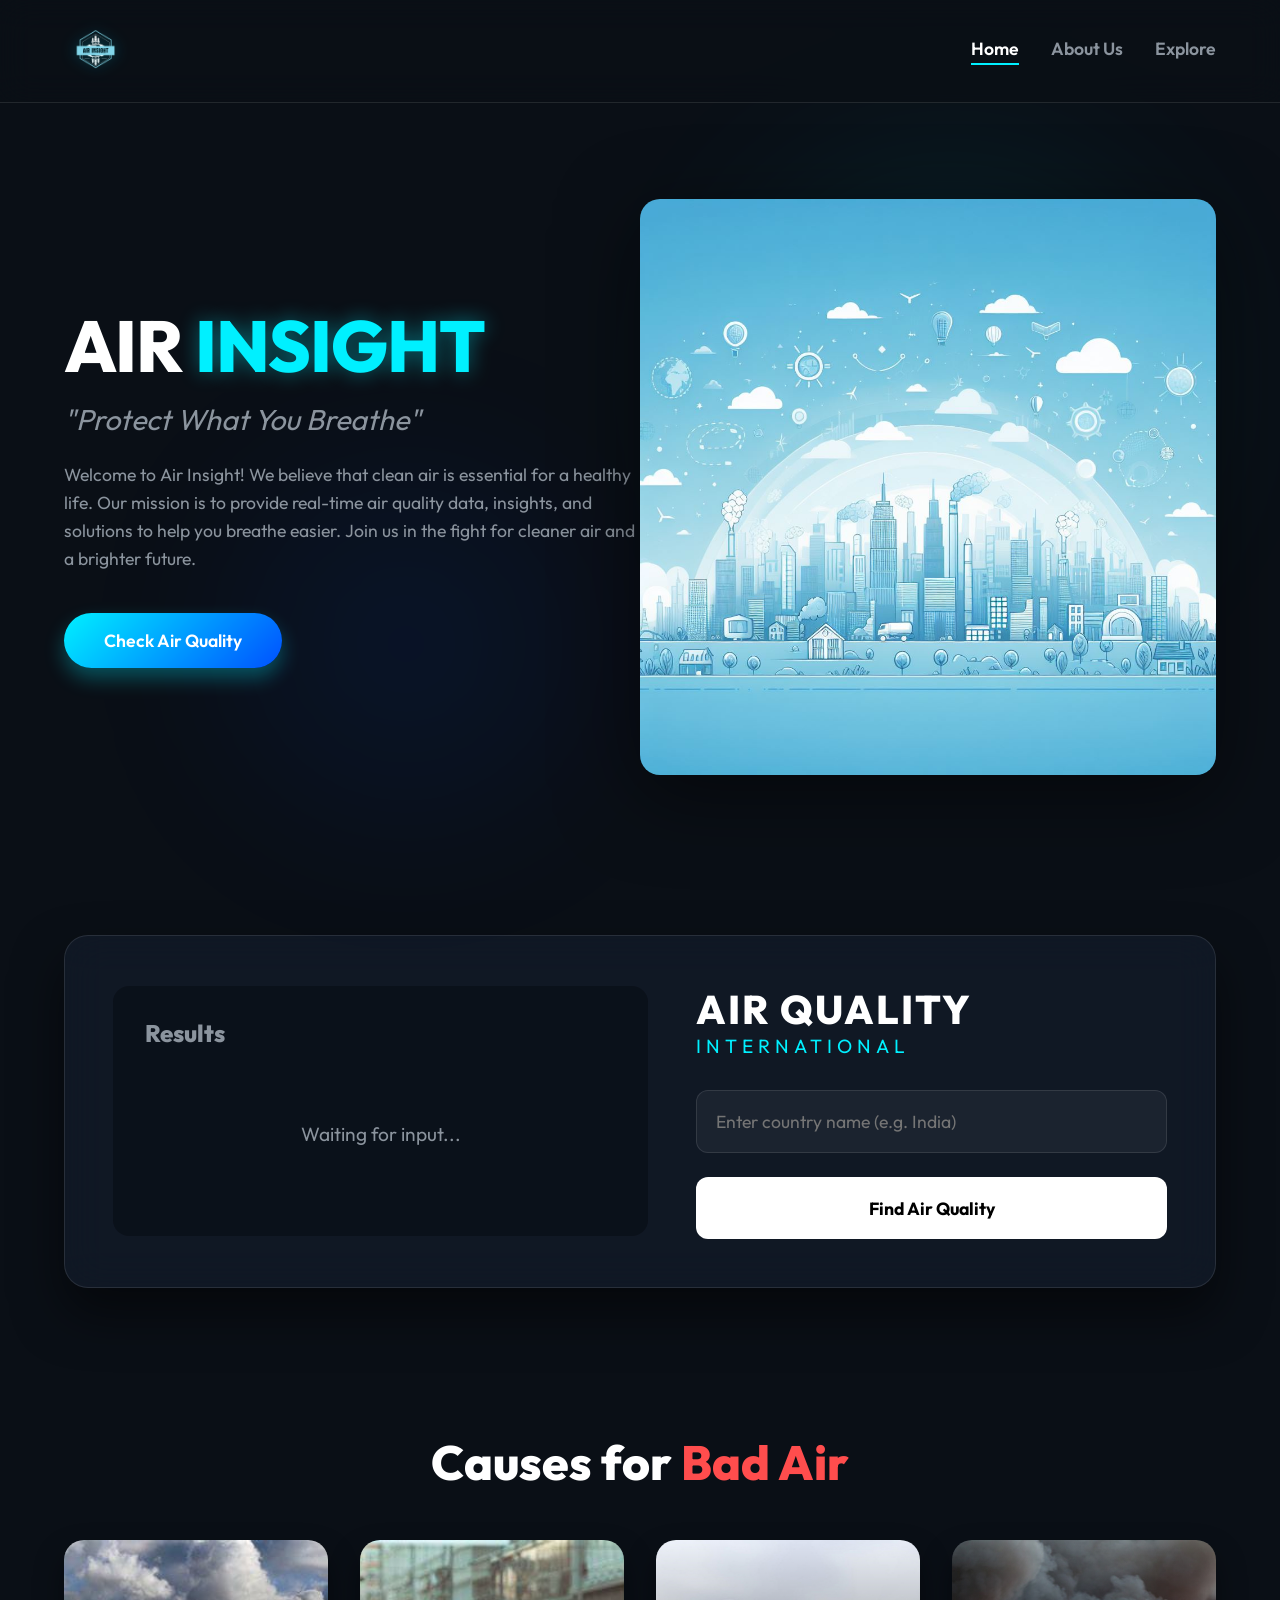
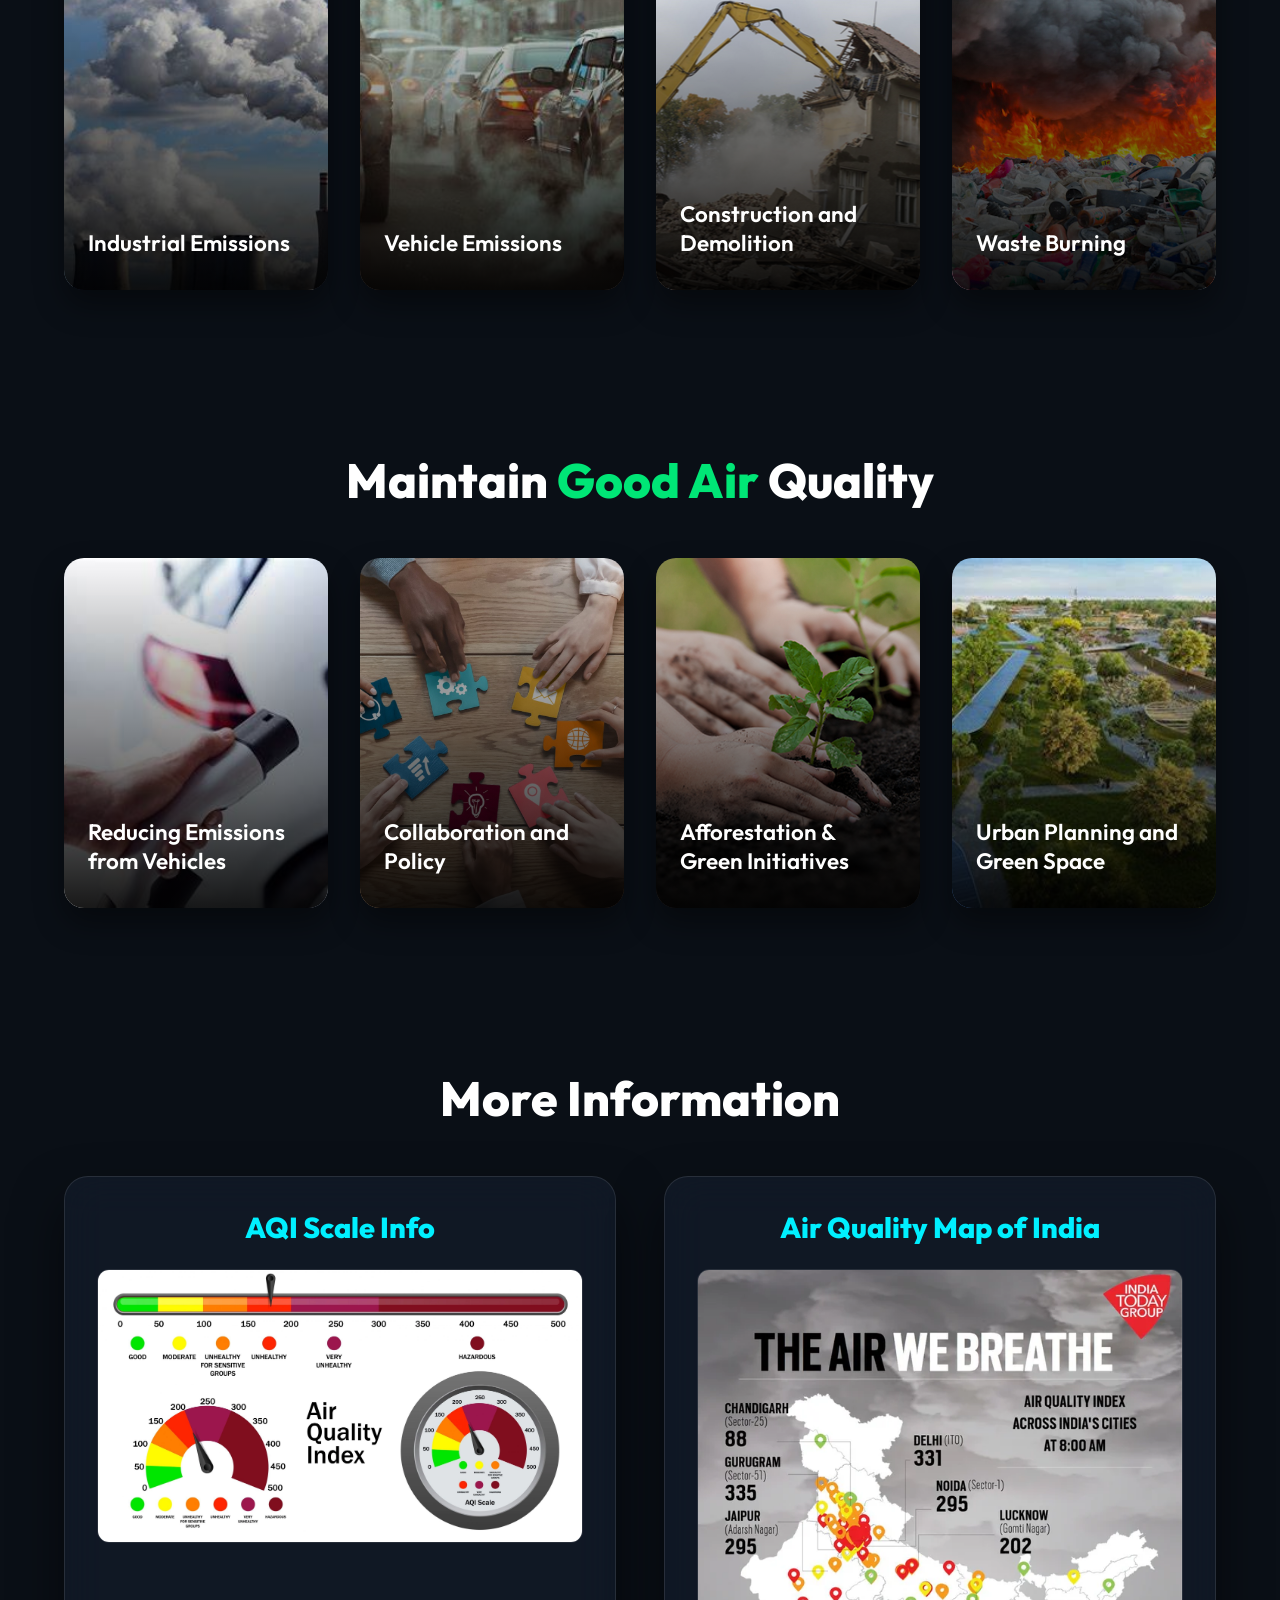
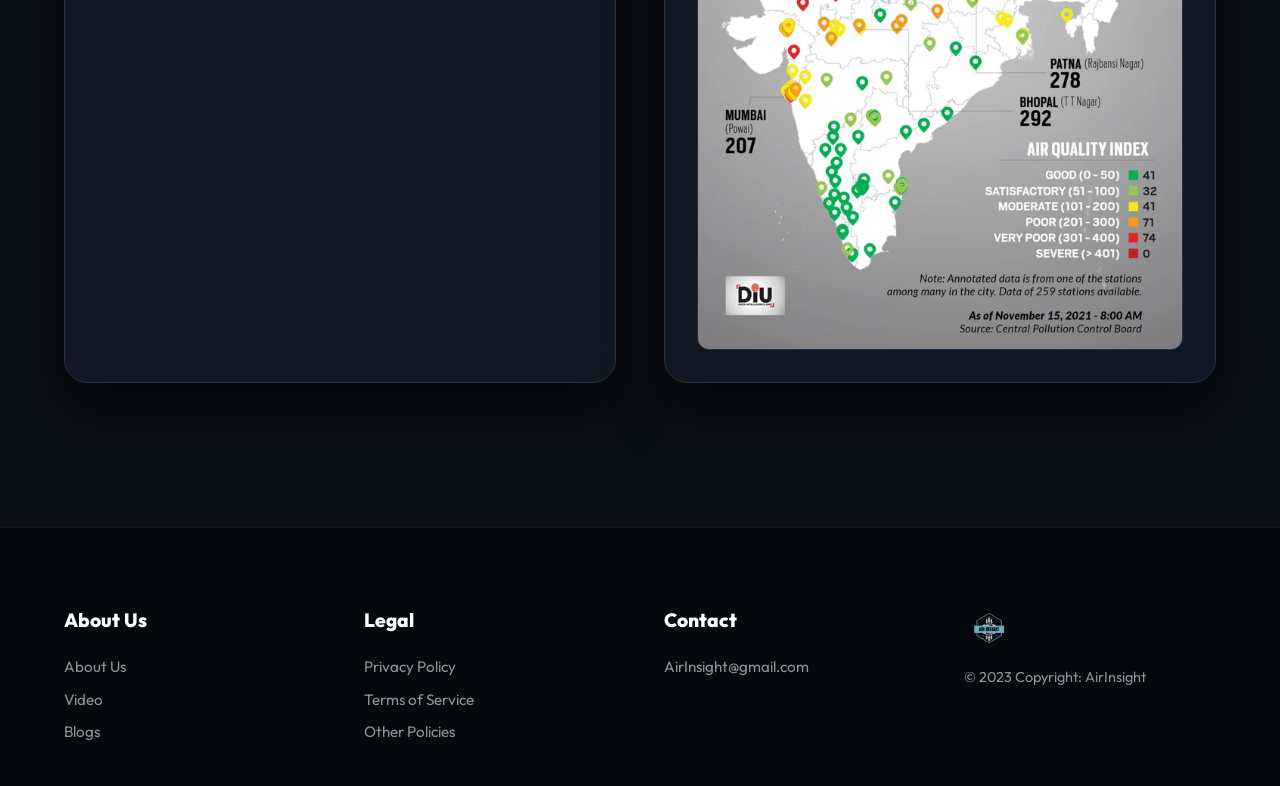
<file: index.html>
<!DOCTYPE html>
<html lang="en">
<head>
    <meta charset="UTF-8">
    <meta name="viewport" content="width=device-width, initial-scale=1.0">
    <title>Air Insight - Next Level</title>
    <!-- Modern Font -->
    <link rel="preconnect" href="https://fonts.googleapis.com">
    <link rel="preconnect" href="https://fonts.gstatic.com" crossorigin>
    <link href="https://fonts.googleapis.com/css2?family=Outfit:wght@300;400;600;800&display=swap" rel="stylesheet">
    <link href="home.css" rel="stylesheet">
    <link rel="icon" type="image/png" href="Screenshot_2024-03-29_234149-removebg-preview.png">
</head>
<body>
    <!-- Navbar -->
    <nav class="navbar">
        <a href="index.html" class="logo">
            <img src="Screenshot_2024-03-29_234149-removebg-preview.png" alt="Air Insight Logo">
        </a>
        <div class="nav-links">
            <a href="index.html" class="active">Home</a>
            <a href="about.html">About Us</a>
            <a href="explore.html">Explore</a>
        </div>
    </nav>

    <!-- Hero Section -->
    <section class="hero">
        <div class="hero-content">
            <h1>AIR <span class="highlight">INSIGHT</span></h1>
            <h2>"Protect What You Breathe"</h2>
            <p>Welcome to Air Insight! We believe that clean air is essential for a healthy life. Our mission is to provide real-time air quality data, insights, and solutions to help you breathe easier. Join us in the fight for cleaner air and a brighter future.</p>
            <a href="#aqi-search" class="btn-primary">Check Air Quality</a>
        </div>
        <div class="hero-image">
            <img src="Designer.png" alt="Clean Air Concept">
        </div>
        <!-- Background decorative elements -->
        <div class="glow-orb orb-1"></div>
        <div class="glow-orb orb-2"></div>
    </section>

    <!-- AQI Search Tool -->
    <section class="aqi-section" id="aqi-search">
        <div class="glass-panel aqi-container">
            <div class="aqi-results">
                <h3>Results</h3>
                <div id="result" class="result-box">Waiting for input...</div>
            </div>
            <div class="aqi-search-tool">
                <div class="tool-header">
                    <h2>AIR QUALITY</h2>
                    <h3 class="subtitle">INTERNATIONAL</h3>
                </div>
                <div class="search-form">
                    <input type="text" id="country" placeholder="Enter country name (e.g. India)">
                    <button onclick="findCapital()" class="btn-secondary">Find Air Quality</button>
                </div>
            </div>
        </div>
    </section>

    <!-- Causes -->
    <section class="cards-section">
        <h2 class="section-title">Causes for <span class="highlight-red">Bad Air</span></h2>
        <div class="cards-grid">
            <div class="card cause-card" style="background-image: url('OIP (2).jpeg');">
                <div class="card-overlay">
                    <h3>Industrial Emissions</h3>
                </div>
            </div>
            <div class="card cause-card" style="background-image: url('OIP (3).jpeg');">
                <div class="card-overlay">
                    <h3>Vehicle Emissions</h3>
                </div>
            </div>
            <div class="card cause-card" style="background-image: url('new-post-image.jpg');">
                <div class="card-overlay">
                    <h3>Construction and Demolition</h3>
                </div>
            </div>
            <div class="card cause-card" style="background-image: url('3-harmful-effects-of-burning-plastic.jpg');">
                <div class="card-overlay">
                    <h3>Waste Burning</h3>
                </div>
            </div>
        </div>
    </section>

    <!-- Solutions -->
    <section class="cards-section">
        <h2 class="section-title">Maintain <span class="highlight-green">Good Air</span> Quality</h2>
        <div class="cards-grid">
            <div class="card solution-card" style="background-image: url('OIP (4).jpeg');">
                <div class="card-overlay">
                    <h3>Reducing Emissions from Vehicles</h3>
                </div>
            </div>
            <div class="card solution-card" style="background-image: url('collaboration.jpeg');">
                <div class="card-overlay">
                    <h3>Collaboration and Policy</h3>
                </div>
            </div>
            <div class="card solution-card" style="background-image: url('aforestation.jpg');">
                <div class="card-overlay">
                    <h3>Afforestation & Green Initiatives</h3>
                </div>
            </div>
            <div class="card solution-card" style="background-image: url('OIP (5).jpeg');">
                <div class="card-overlay">
                    <h3>Urban Planning and Green Space</h3>
                </div>
            </div>
        </div>
    </section>

    <!-- More Info -->
    <section class="info-section">
        <h2 class="section-title">More Information</h2>
        <div class="info-grid">
            <div class="glass-panel info-card">
                <h3>AQI Scale Info</h3>
                <div class="img-wrapper">
                    <img src="air-quality-index-scaled.webp" alt="AQI Scale">
                </div>
            </div>
            <div class="glass-panel info-card">
                <h3>Air Quality Map of India</h3>
                <div class="img-wrapper">
                    <img src="t5z1lr4n85081.webp" alt="Air Quality Map">
                </div>
            </div>
        </div>
    </section>

    <!-- Footer -->
    <footer id="contact-us" class="footer">
        <div class="footer-grid">
            <div class="footer-col">
                <h4>About Us</h4>
                <ul>
                    <li><a href="about.html">About Us</a></li>
                    <li><a href="#">Video</a></li>
                    <li><a href="#">Blogs</a></li>
                </ul>
            </div>
            <div class="footer-col">
                <h4>Legal</h4>
                <ul>
                    <li><a href="#">Privacy Policy</a></li>
                    <li><a href="#">Terms of Service</a></li>
                    <li><a href="#">Other Policies</a></li>
                </ul>
            </div>
            <div class="footer-col">
                <h4>Contact</h4>
                <ul>
                    <li><a href="mailto:AirInsight@gmail.com">AirInsight@gmail.com</a></li>
                </ul>
            </div>
            <div class="footer-col brand-col">
                <img src="Screenshot_2024-03-29_234149-removebg-preview.png" alt="Air Insight" class="footer-logo">
                <p>&copy; 2023 Copyright: AirInsight</p>
            </div>
        </div>
    </footer>

    <!-- Script for AQI Search -->
    <script>
        const capitals = {
          'India': '91, which falls under the MODERATE level.',
          'United States': '21, which falls under the GOOD level',
          'Brazil': '22, which falls under the GOOD level',
          'Canada': '15, which falls under the GOOD level',
          'Australia': '14, which falls under the GOOD level',
          'China': '111, which falls under the POOR level',
          'UK': '35, which falls under the GOOD level',
          'Germany': '42, which falls under the GOOD level'
        };
    
        function findCapital() {
          const countryInput = document.getElementById('country');
          const country = countryInput.value.trim();
          const resultDiv = document.getElementById('result');
          
          if (!country) {
            resultDiv.innerHTML = '<span style="color: #ffaa00;">Please enter a country name.</span>';
            return;
          }

          resultDiv.innerHTML = '<div class="loader"></div>';
          
          // Simulate a network request for realism
          setTimeout(() => {
              // Exact match or case-insensitive match
              const key = Object.keys(capitals).find(k => k.toLowerCase() === country.toLowerCase());
              
              if (key) {
                const aqiMsg = capitals[key];
                let color = "#00f0ff"; // default cyan
                if(aqiMsg.includes("MODERATE")) color = "#ffaa00";
                if(aqiMsg.includes("POOR")) color = "#ff4040";
                
                resultDiv.innerHTML = `<span style="font-size: 1.2rem; color: #fff;">AQI in <b>${key}</b> is</span><br><br><span style="color: ${color}; font-size: 1.5rem; font-weight: bold;">${aqiMsg}</span>`;
              } else {
                resultDiv.innerHTML = `<span style="color: #ff4040;">Sorry, we don't have records for "${country}".</span>`;
              }
          }, 600);
        }

        // Allow pressing Enter to search
        document.getElementById('country').addEventListener('keypress', function (e) {
            if (e.key === 'Enter') {
                findCapital();
            }
        });
    </script>
</body>
</html>
</file>
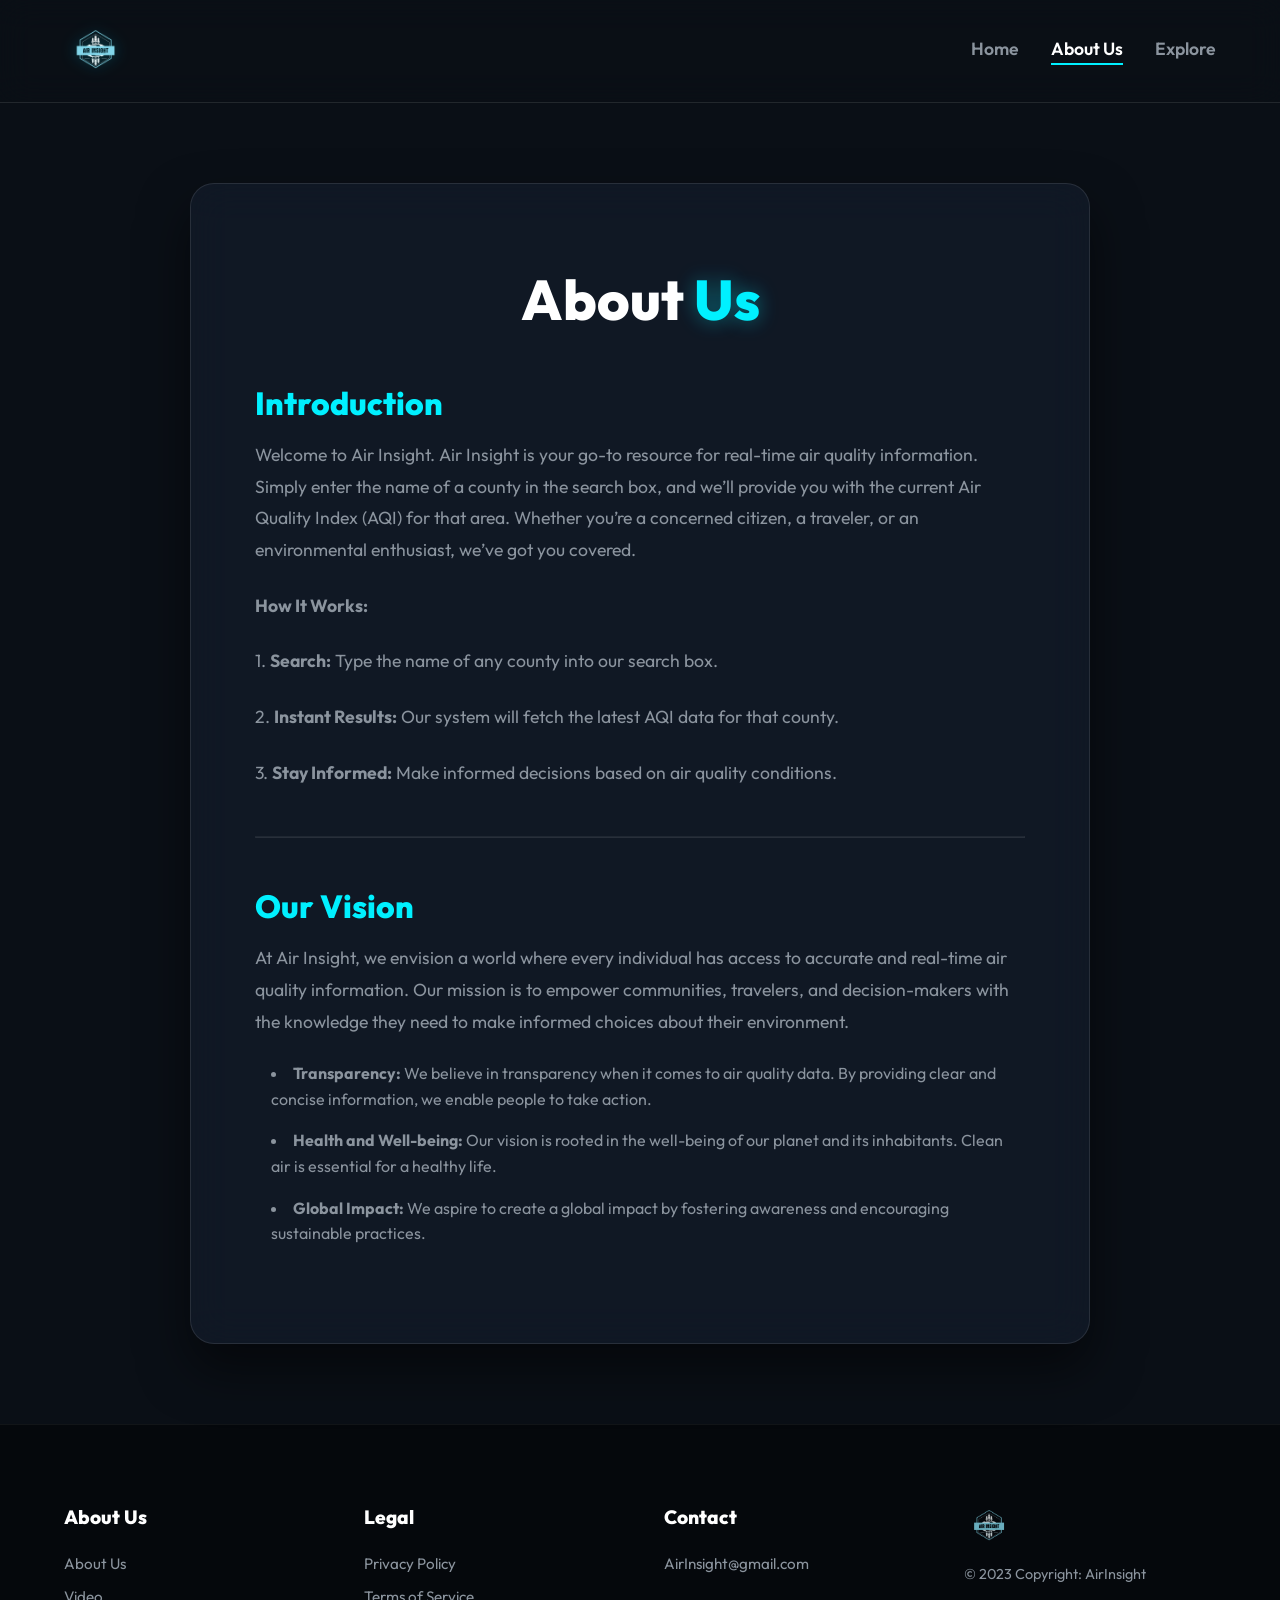
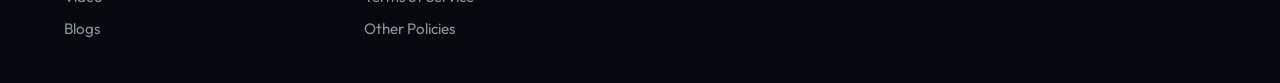
<file: about.html>
<!DOCTYPE html>
<html lang="en">

<head>
    <meta charset="UTF-8">
    <meta name="viewport" content="width=device-width, initial-scale=1.0">
    <title>Air Insight - About Us</title>
    <link rel="preconnect" href="https://fonts.googleapis.com">
    <link rel="preconnect" href="https://fonts.gstatic.com" crossorigin>
    <link href="https://fonts.googleapis.com/css2?family=Outfit:wght@300;400;600;800&display=swap" rel="stylesheet">
    <link href="home.css" rel="stylesheet">
    <style>
        .about-section {
            padding: 5rem 5%;
            max-width: 900px;
            margin: 0 auto;
        }

        .about-section h1 {
            font-size: 3.5rem;
            text-align: center;
            margin-bottom: 3rem;
        }

        .about-section h2 {
            font-size: 2rem;
            color: var(--primary);
            margin-bottom: 1rem;
            margin-top: 3rem;
        }

        .about-section p {
            font-size: 1.1rem;
            line-height: 1.8;
            color: var(--text-muted);
            margin-bottom: 1.5rem;
        }

        .about-section ul {
            list-style-position: inside;
            color: var(--text-muted);
            margin-left: 1rem;
        }

        .about-section li {
            margin-bottom: 1rem;
            line-height: 1.6;
        }
    </style>
    <link rel="icon" type="image/png" href="Screenshot_2024-03-29_234149-removebg-preview.png">
</head>

<body>
    <!-- Navbar -->
    <nav class="navbar">
        <a href="index.html" class="logo">
            <img src="Screenshot_2024-03-29_234149-removebg-preview.png" alt="Air Insight Logo">
        </a>
        <div class="nav-links">
            <a href="index.html">Home</a>
            <a href="about.html" class="active">About Us</a>
            <a href="explore.html">Explore</a>
        </div>
    </nav>

    <div class="about-section glass-panel" style="margin-top: 5rem; margin-bottom: 5rem;">
        <h1>About <span class="highlight">Us</span></h1>

        <h2>Introduction</h2>
        <p>Welcome to Air Insight. Air Insight is your go-to resource for real-time air quality information. Simply
            enter the name of a county in the search box, and we’ll provide you with the current Air Quality Index (AQI)
            for that area. Whether you’re a concerned citizen, a traveler, or an environmental enthusiast, we’ve got you
            covered.</p>

        <p><strong>How It Works:</strong></p>
        <p>1. <strong>Search:</strong> Type the name of any county into our search box.</p>
        <p>2. <strong>Instant Results:</strong> Our system will fetch the latest AQI data for that county.</p>
        <p>3. <strong>Stay Informed:</strong> Make informed decisions based on air quality conditions.</p>

        <hr style="border-color: var(--glass-border); margin: 3rem 0;">

        <h2>Our Vision</h2>
        <p>At Air Insight, we envision a world where every individual has access to accurate and real-time air quality
            information. Our mission is to empower communities, travelers, and decision-makers with the knowledge they
            need to make informed choices about their environment.</p>

        <ul>
            <li><strong>Transparency:</strong> We believe in transparency when it comes to air quality data. By
                providing clear and concise information, we enable people to take action.</li>
            <li><strong>Health and Well-being:</strong> Our vision is rooted in the well-being of our planet and its
                inhabitants. Clean air is essential for a healthy life.</li>
            <li><strong>Global Impact:</strong> We aspire to create a global impact by fostering awareness and
                encouraging sustainable practices.</li>
        </ul>
    </div>

    <!-- Footer -->
    <footer id="contact-us" class="footer">
        <div class="footer-grid">
            <div class="footer-col">
                <h4>About Us</h4>
                <ul>
                    <li><a href="about.html">About Us</a></li>
                    <li><a href="#">Video</a></li>
                    <li><a href="#">Blogs</a></li>
                </ul>
            </div>
            <div class="footer-col">
                <h4>Legal</h4>
                <ul>
                    <li><a href="#">Privacy Policy</a></li>
                    <li><a href="#">Terms of Service</a></li>
                    <li><a href="#">Other Policies</a></li>
                </ul>
            </div>
            <div class="footer-col">
                <h4>Contact</h4>
                <ul>
                    <li><a href="mailto:AirInsight@gmail.com">AirInsight@gmail.com</a></li>
                </ul>
            </div>
            <div class="footer-col brand-col">
                <img src="Screenshot_2024-03-29_234149-removebg-preview.png" alt="Air Insight" class="footer-logo">
                <p>&copy; 2023 Copyright: AirInsight</p>
            </div>
        </div>
    </footer>
</body>

</html>
</file>
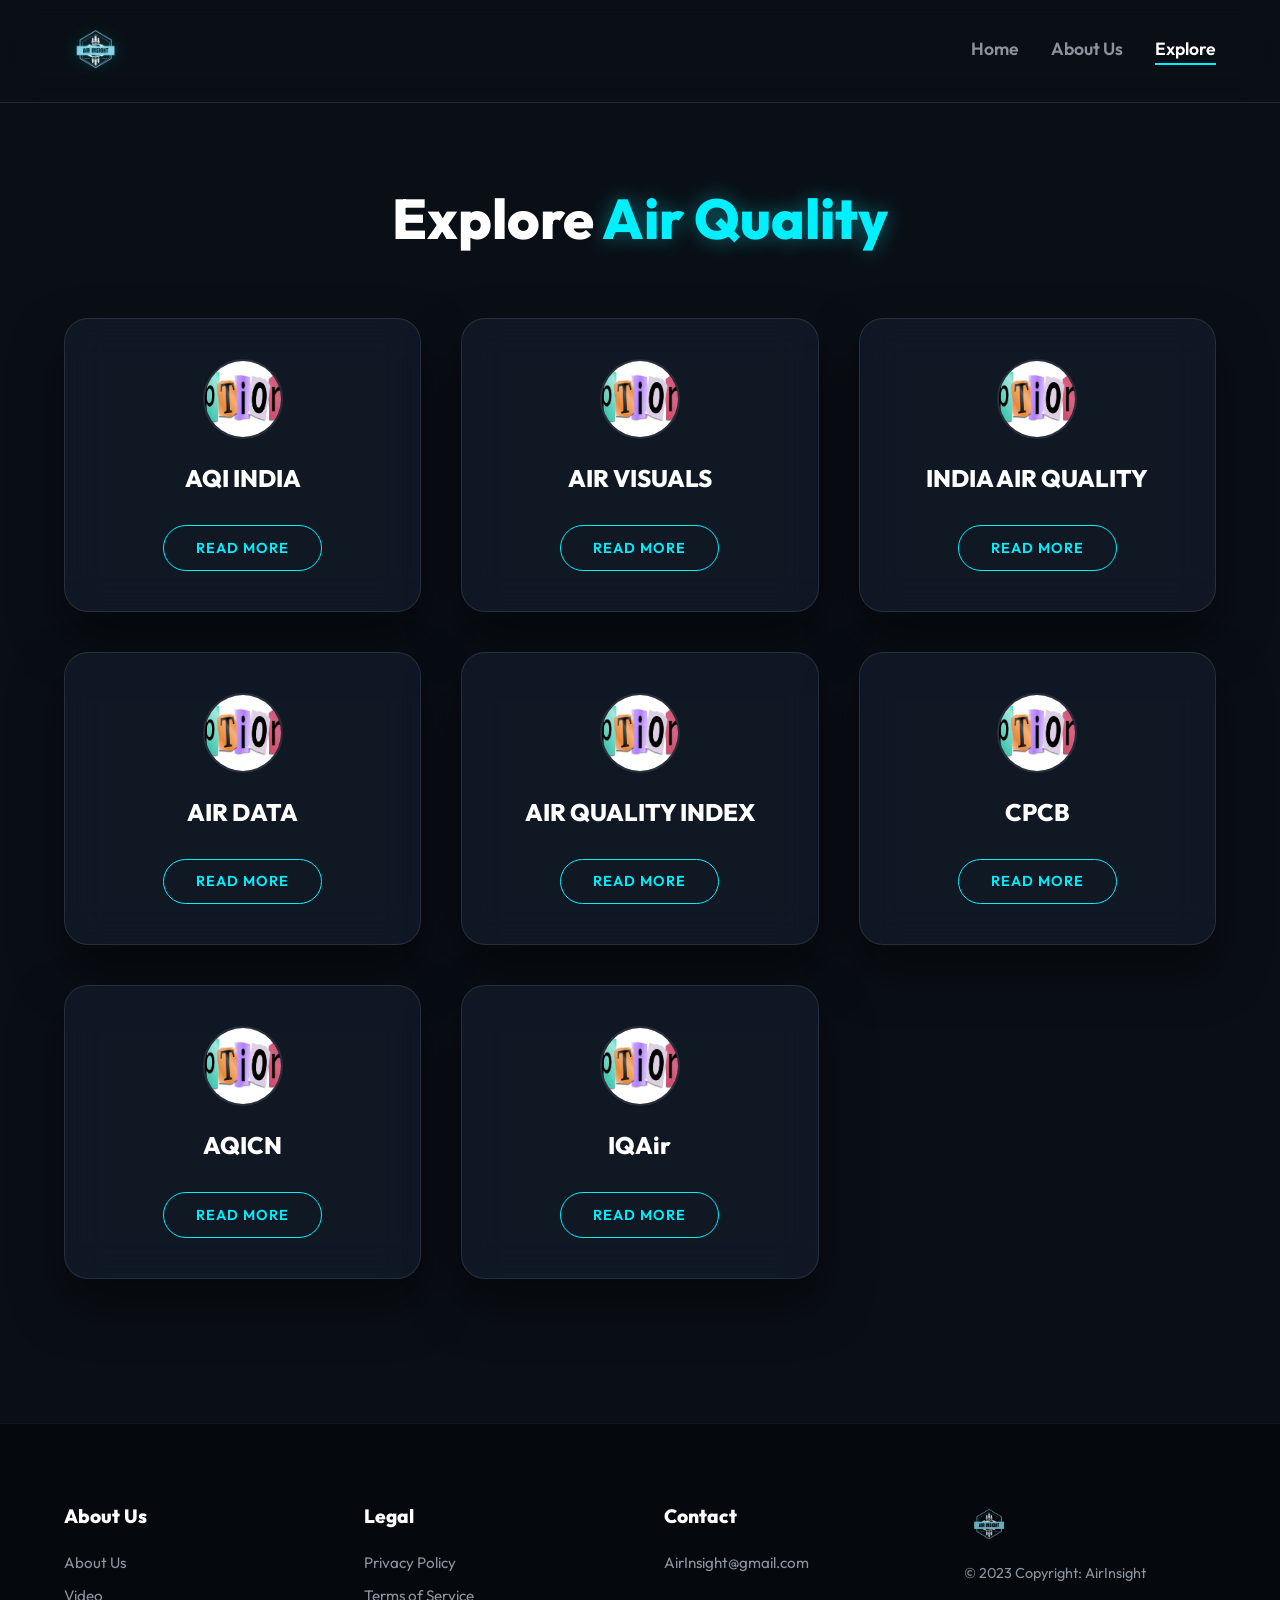
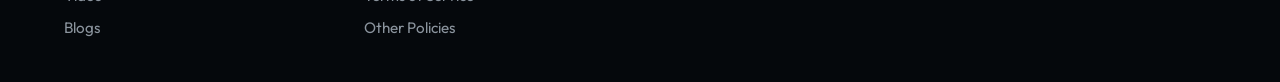
<file: explore.html>
<!DOCTYPE html>
<html lang="en">
<head>
    <meta charset="UTF-8">
    <meta name="viewport" content="width=device-width, initial-scale=1.0">
    <title>Air Insight - Explore</title>
    <link rel="preconnect" href="https://fonts.googleapis.com">
    <link rel="preconnect" href="https://fonts.gstatic.com" crossorigin>
    <link href="https://fonts.googleapis.com/css2?family=Outfit:wght@300;400;600;800&display=swap" rel="stylesheet">
    <link href="home.css" rel="stylesheet">
    <style>
        .explore-section {
            padding: 5rem 5%;
            min-height: 80vh;
        }
        .explore-section h1 {
            text-align: center;
            font-size: 3.5rem;
            margin-bottom: 4rem;
        }
        .explore-grid {
            display: grid;
            grid-template-columns: repeat(auto-fit, minmax(280px, 1fr));
            gap: 2.5rem;
        }
        .explore-card {
            display: flex;
            flex-direction: column;
            align-items: center;
            text-align: center;
            padding: 2.5rem 2rem;
            transition: transform 0.4s, box-shadow 0.4s;
            position: relative;
            overflow: hidden;
        }
        .explore-card:hover {
            transform: translateY(-10px);
            box-shadow: 0 20px 40px rgba(0, 240, 255, 0.2);
            border-color: rgba(0, 240, 255, 0.4);
        }
        /* Top accent border */
        .explore-card::before {
            content: '';
            position: absolute;
            top: 0; left: 0; width: 100%; height: 4px;
            background: linear-gradient(90deg, var(--primary), #0051ff);
            opacity: 0;
            transition: opacity 0.4s;
        }
        .explore-card:hover::before { opacity: 1; }
        
        .explore-card img {
            width: 80px;
            height: 80px;
            object-fit: cover;
            border-radius: 50%;
            margin-bottom: 1.5rem;
            border: 2px solid var(--glass-border);
        }
        .explore-card h3 {
            font-size: 1.5rem;
            margin-bottom: 2rem;
            color: #fff;
        }
        .btn-outline {
            display: inline-block;
            padding: 0.8rem 2rem;
            border: 1px solid var(--primary);
            color: var(--primary);
            border-radius: 30px;
            font-weight: 600;
            transition: all 0.3s;
            text-transform: uppercase;
            font-size: 0.9rem;
            letter-spacing: 1px;
            margin-top: auto;
        }
        .btn-outline:hover {
            background: var(--primary);
            color: #000;
            box-shadow: 0 5px 15px rgba(0, 240, 255, 0.3);
        }
    </style>
    <link rel="icon" type="image/png" href="Screenshot_2024-03-29_234149-removebg-preview.png">
</head>
<body>
    <!-- Navbar -->
    <nav class="navbar">
        <a href="index.html" class="logo">
            <img src="Screenshot_2024-03-29_234149-removebg-preview.png" alt="Air Insight Logo">
        </a>
        <div class="nav-links">
            <a href="index.html">Home</a>
            <a href="about.html">About Us</a>
            <a href="explore.html" class="active">Explore</a>
        </div>
    </nav>

    <!-- Explore Section -->
    <div class="explore-section">
        <h1>Explore <span class="highlight">Air Quality</span></h1>
        
        <div class="explore-grid">
            <div class="glass-panel explore-card">
                <img src="1.jpg" alt="AQI INDIA">
                <h3>AQI INDIA</h3>
                <a href="https://aqicn.org/city/india/" class="btn-outline" target="_blank">Read More</a>
            </div>
            
            <div class="glass-panel explore-card">
                <img src="1.jpg" alt="AIR VISUALS">
                <h3>AIR VISUALS</h3>
                <a href="https://www.airvisual.com/" class="btn-outline" target="_blank">Read More</a>
            </div>
            
            <div class="glass-panel explore-card">
                <img src="1.jpg" alt="INDIA AIR QUALITY">
                <h3>INDIA AIR QUALITY</h3>
                <a href="https://www.indiaairquality.com/" class="btn-outline" target="_blank">Read More</a>
            </div>
            
            <div class="glass-panel explore-card">
                <img src="1.jpg" alt="AIR DATA">
                <h3>AIR DATA</h3>
                <a href="https://aqs.epa.gov/aqsweb/airdata/data_summary.html" class="btn-outline" target="_blank">Read More</a>
            </div>
            
            <div class="glass-panel explore-card">
                <img src="1.jpg" alt="AIR QUALITY INDEX">
                <h3>AIR QUALITY INDEX</h3>
                <a href="https://www.airqualityindex.in/" class="btn-outline" target="_blank">Read More</a>
            </div>
            
            <div class="glass-panel explore-card">
                <img src="1.jpg" alt="CPCB">
                <h3>CPCB</h3>
                <a href="https://cpcb.nic.in/" class="btn-outline" target="_blank">Read More</a>
            </div>
            
            <div class="glass-panel explore-card">
                <img src="1.jpg" alt="AQICN">
                <h3>AQICN</h3>
                <a href="https://aqicn.org/" class="btn-outline" target="_blank">Read More</a>
            </div>
            
            <div class="glass-panel explore-card">
                <img src="1.jpg" alt="IQAir">
                <h3>IQAir</h3>
                <a href="https://www.airvisual.com/" class="btn-outline" target="_blank">Read More</a>
            </div>
        </div>
    </div>

    <!-- Footer -->
    <footer id="contact-us" class="footer">
        <div class="footer-grid">
            <div class="footer-col">
                <h4>About Us</h4>
                <ul>
                    <li><a href="about.html">About Us</a></li>
                    <li><a href="#">Video</a></li>
                    <li><a href="#">Blogs</a></li>
                </ul>
            </div>
            <div class="footer-col">
                <h4>Legal</h4>
                <ul>
                    <li><a href="#">Privacy Policy</a></li>
                    <li><a href="#">Terms of Service</a></li>
                    <li><a href="#">Other Policies</a></li>
                </ul>
            </div>
            <div class="footer-col">
                <h4>Contact</h4>
                <ul>
                    <li><a href="mailto:AirInsight@gmail.com">AirInsight@gmail.com</a></li>
                </ul>
            </div>
            <div class="footer-col brand-col">
                <img src="Screenshot_2024-03-29_234149-removebg-preview.png" alt="Air Insight" class="footer-logo">
                <p>&copy; 2023 Copyright: AirInsight</p>
            </div>
        </div>
    </footer>
</body>
</html>
</file>
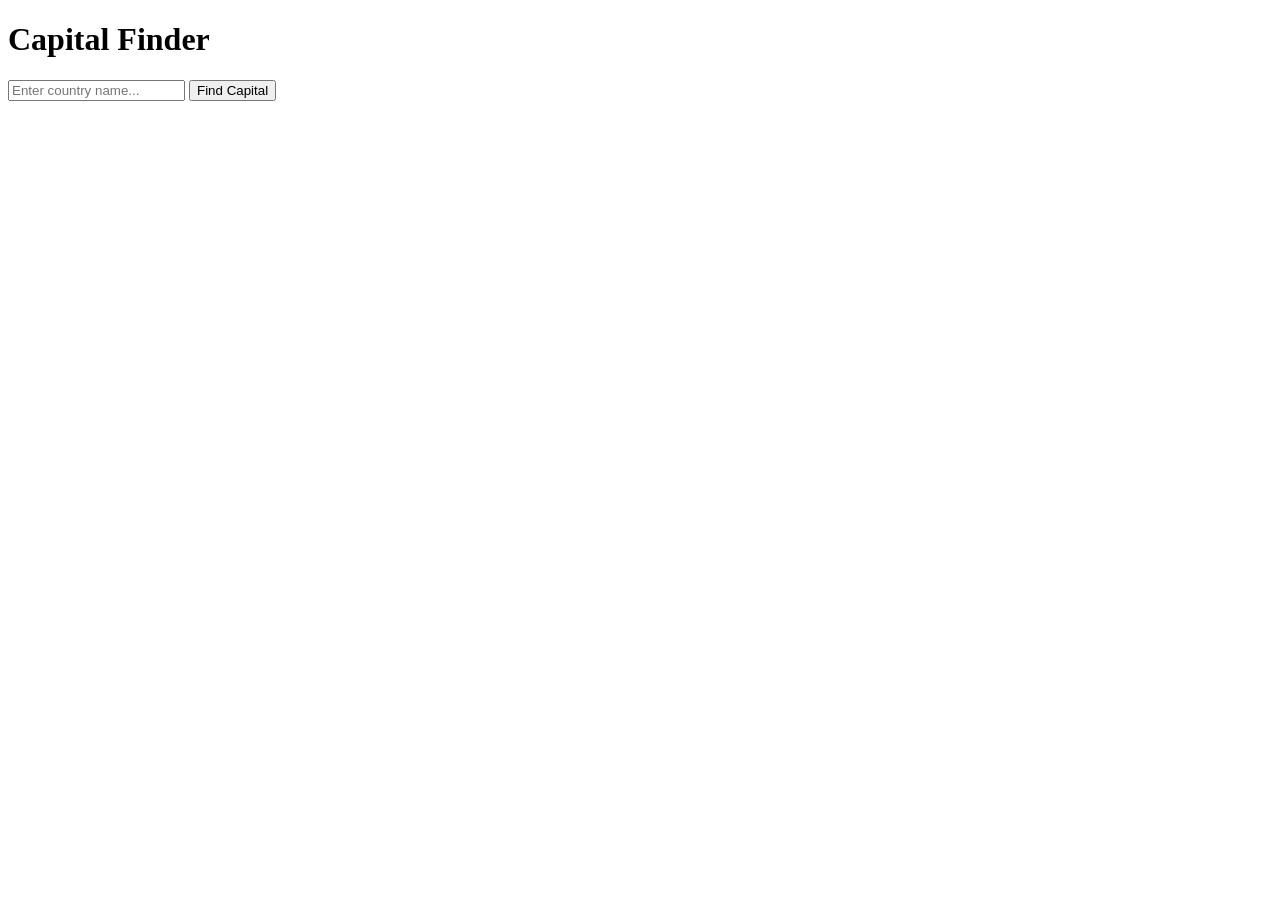
<file: function.html>
<!DOCTYPE html>
<html>
<head>
  <title>Capital Finder</title>
  <style>
    #result {
      margin-top: 10px;
      font-weight: bold;
    }
  </style>
</head>
<body>
  <h1>Capital Finder</h1>
  <input type="text" id="country" placeholder="Enter country name...">
  <button onclick="findCapital()">Find Capital</button>
  <div id="result"></div>

  <script>
    // Define an object that maps country names to their capitals
    const capitals = {
      'India': 'Pune',
      'United Kingdom': 'London',
      'France': 'Paris',
      'United States of America': 'Washington D.C.',
      'Brazil': 'Brasilia',
      'Canada': 'Ottawa',
      'Australia': 'Canberra'
      // Add more country-capital pairs here...
    };

    function findCapital() {
      // Get the country name from the input field
      const country = document.getElementById('country').value.trim();

      // Look up the capital in the capitals object
      const capital = capitals[country];

      // Display the result
      const resultDiv = document.getElementById('result');
      if (capital) {
        resultDiv.textContent = `The capital of ${country} is ${capital}.`;
      } else {
        resultDiv.textContent = `Sorry, we don't know the capital of ${country}.`;
      }
    }
  </script>
</body>
</html>
</file>
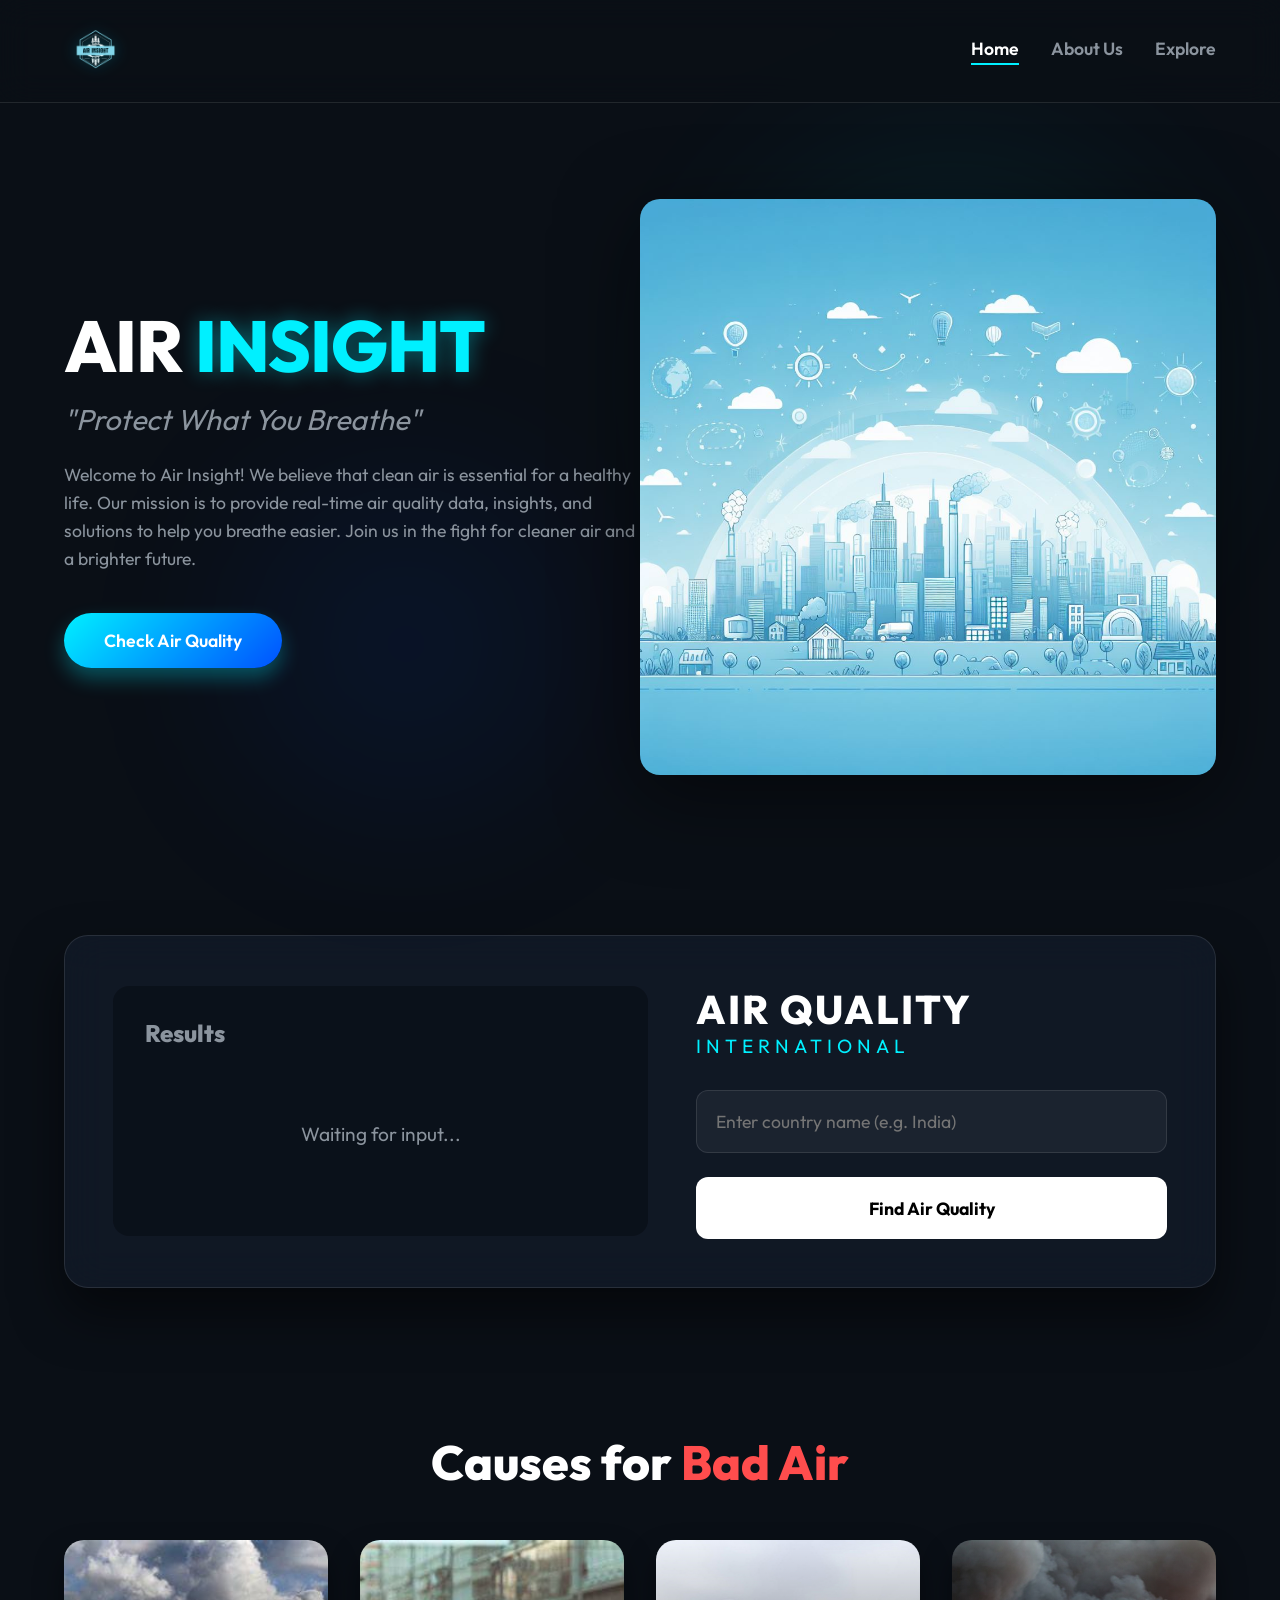
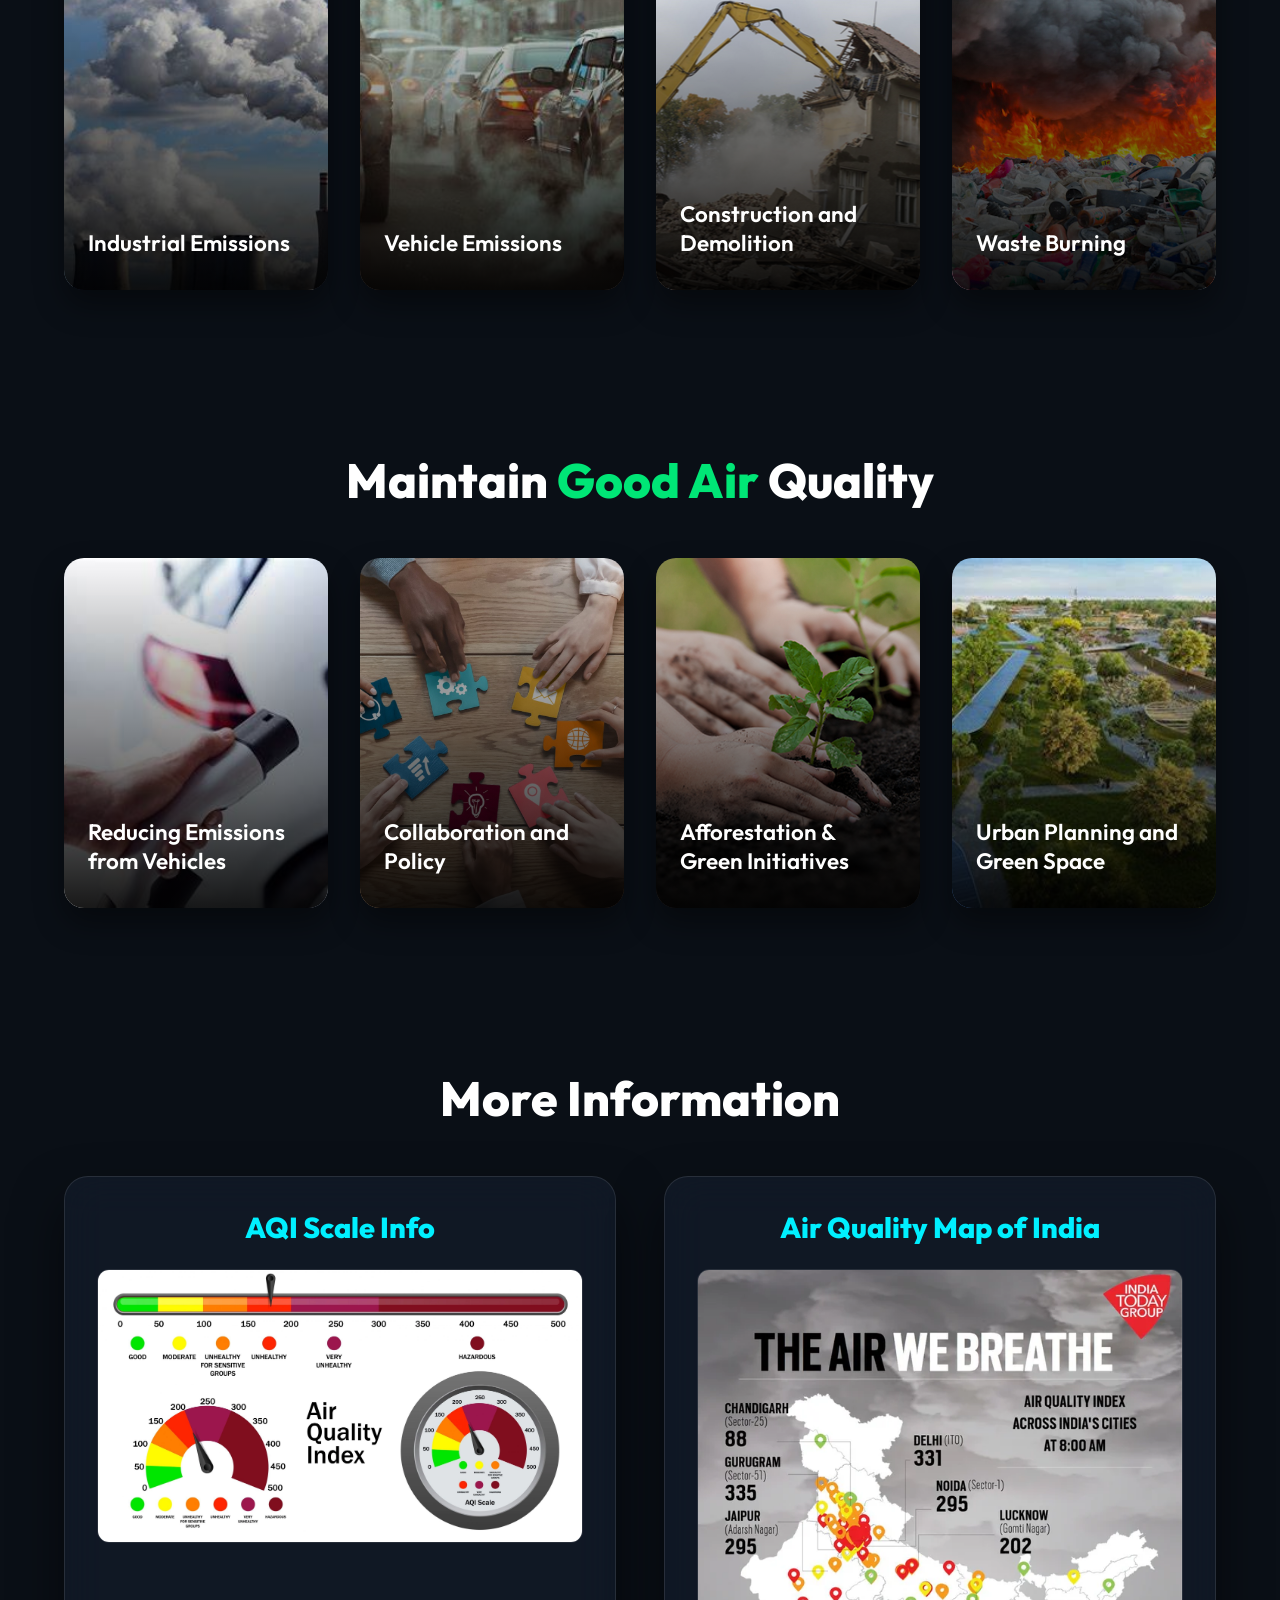
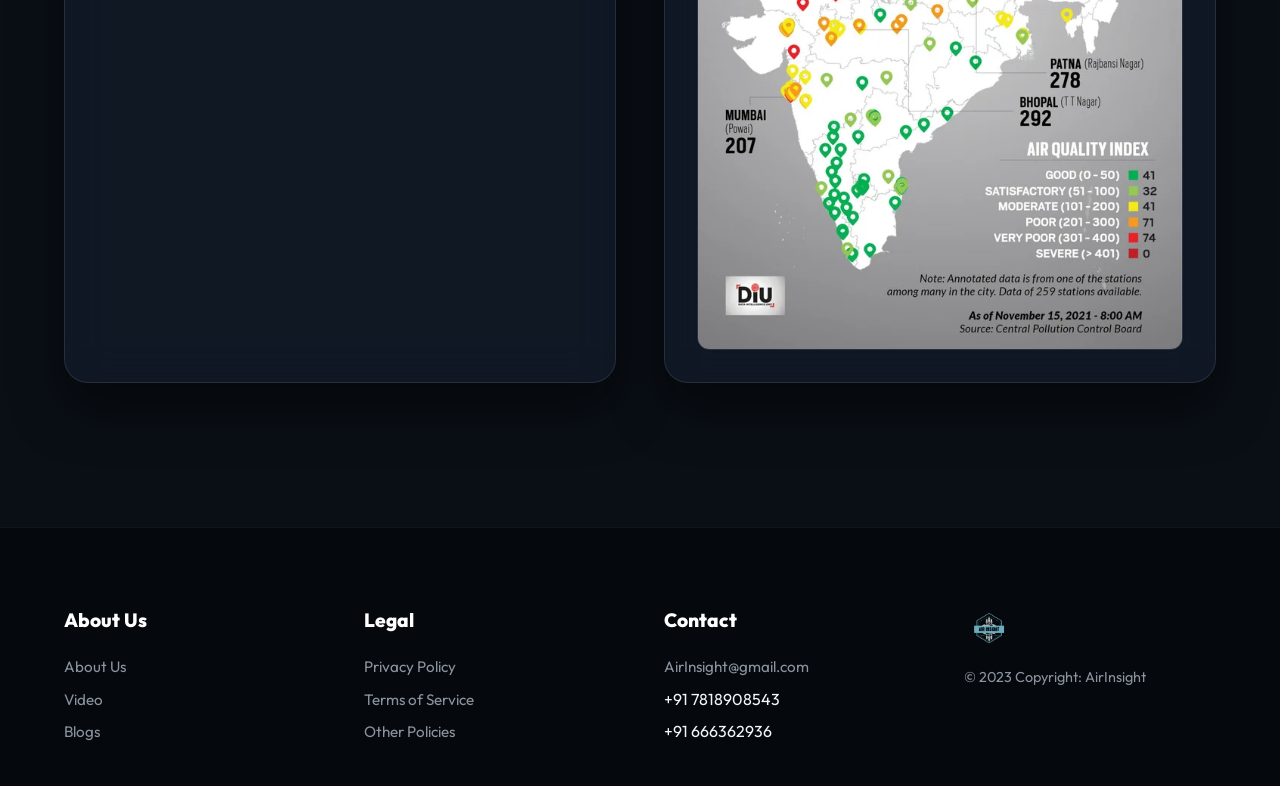
<file: home.html>
<!DOCTYPE html>
<html lang="en">
<head>
    <meta charset="UTF-8">
    <meta name="viewport" content="width=device-width, initial-scale=1.0">
    <title>Air Insight - Next Level</title>
    <!-- Modern Font -->
    <link rel="preconnect" href="https://fonts.googleapis.com">
    <link rel="preconnect" href="https://fonts.gstatic.com" crossorigin>
    <link href="https://fonts.googleapis.com/css2?family=Outfit:wght@300;400;600;800&display=swap" rel="stylesheet">
    <link href="home.css" rel="stylesheet">
</head>
<body>
    <!-- Navbar -->
    <nav class="navbar">
        <a href="home.html" class="logo">
            <img src="Screenshot_2024-03-29_234149-removebg-preview.png" alt="Air Insight Logo">
        </a>
        <div class="nav-links">
            <a href="home.html" class="active">Home</a>
            <a href="about.html">About Us</a>
            <a href="explore.html">Explore</a>
        </div>
    </nav>

    <!-- Hero Section -->
    <section class="hero">
        <div class="hero-content">
            <h1>AIR <span class="highlight">INSIGHT</span></h1>
            <h2>"Protect What You Breathe"</h2>
            <p>Welcome to Air Insight! We believe that clean air is essential for a healthy life. Our mission is to provide real-time air quality data, insights, and solutions to help you breathe easier. Join us in the fight for cleaner air and a brighter future.</p>
            <a href="#aqi-search" class="btn-primary">Check Air Quality</a>
        </div>
        <div class="hero-image">
            <img src="Designer.png" alt="Clean Air Concept">
        </div>
        <!-- Background decorative elements -->
        <div class="glow-orb orb-1"></div>
        <div class="glow-orb orb-2"></div>
    </section>

    <!-- AQI Search Tool -->
    <section class="aqi-section" id="aqi-search">
        <div class="glass-panel aqi-container">
            <div class="aqi-results">
                <h3>Results</h3>
                <div id="result" class="result-box">Waiting for input...</div>
            </div>
            <div class="aqi-search-tool">
                <div class="tool-header">
                    <h2>AIR QUALITY</h2>
                    <h3 class="subtitle">INTERNATIONAL</h3>
                </div>
                <div class="search-form">
                    <input type="text" id="country" placeholder="Enter country name (e.g. India)">
                    <button onclick="findCapital()" class="btn-secondary">Find Air Quality</button>
                </div>
            </div>
        </div>
    </section>

    <!-- Causes -->
    <section class="cards-section">
        <h2 class="section-title">Causes for <span class="highlight-red">Bad Air</span></h2>
        <div class="cards-grid">
            <div class="card cause-card" style="background-image: url('OIP (2).jpeg');">
                <div class="card-overlay">
                    <h3>Industrial Emissions</h3>
                </div>
            </div>
            <div class="card cause-card" style="background-image: url('OIP (3).jpeg');">
                <div class="card-overlay">
                    <h3>Vehicle Emissions</h3>
                </div>
            </div>
            <div class="card cause-card" style="background-image: url('new-post-image.jpg');">
                <div class="card-overlay">
                    <h3>Construction and Demolition</h3>
                </div>
            </div>
            <div class="card cause-card" style="background-image: url('3-harmful-effects-of-burning-plastic.jpg');">
                <div class="card-overlay">
                    <h3>Waste Burning</h3>
                </div>
            </div>
        </div>
    </section>

    <!-- Solutions -->
    <section class="cards-section">
        <h2 class="section-title">Maintain <span class="highlight-green">Good Air</span> Quality</h2>
        <div class="cards-grid">
            <div class="card solution-card" style="background-image: url('OIP (4).jpeg');">
                <div class="card-overlay">
                    <h3>Reducing Emissions from Vehicles</h3>
                </div>
            </div>
            <div class="card solution-card" style="background-image: url('collaboration.jpeg');">
                <div class="card-overlay">
                    <h3>Collaboration and Policy</h3>
                </div>
            </div>
            <div class="card solution-card" style="background-image: url('aforestation.jpg');">
                <div class="card-overlay">
                    <h3>Afforestation & Green Initiatives</h3>
                </div>
            </div>
            <div class="card solution-card" style="background-image: url('OIP (5).jpeg');">
                <div class="card-overlay">
                    <h3>Urban Planning and Green Space</h3>
                </div>
            </div>
        </div>
    </section>

    <!-- More Info -->
    <section class="info-section">
        <h2 class="section-title">More Information</h2>
        <div class="info-grid">
            <div class="glass-panel info-card">
                <h3>AQI Scale Info</h3>
                <div class="img-wrapper">
                    <img src="air-quality-index-scaled.webp" alt="AQI Scale">
                </div>
            </div>
            <div class="glass-panel info-card">
                <h3>Air Quality Map of India</h3>
                <div class="img-wrapper">
                    <img src="t5z1lr4n85081.webp" alt="Air Quality Map">
                </div>
            </div>
        </div>
    </section>

    <!-- Footer -->
    <footer id="contact-us" class="footer">
        <div class="footer-grid">
            <div class="footer-col">
                <h4>About Us</h4>
                <ul>
                    <li><a href="about.html">About Us</a></li>
                    <li><a href="#">Video</a></li>
                    <li><a href="#">Blogs</a></li>
                </ul>
            </div>
            <div class="footer-col">
                <h4>Legal</h4>
                <ul>
                    <li><a href="#">Privacy Policy</a></li>
                    <li><a href="#">Terms of Service</a></li>
                    <li><a href="#">Other Policies</a></li>
                </ul>
            </div>
            <div class="footer-col">
                <h4>Contact</h4>
                <ul>
                    <li><a href="mailto:AirInsight@gmail.com">AirInsight@gmail.com</a></li>
                    <li>+91 7818908543</li>
                    <li>+91 666362936</li>
                </ul>
            </div>
            <div class="footer-col brand-col">
                <img src="Screenshot_2024-03-29_234149-removebg-preview.png" alt="Air Insight" class="footer-logo">
                <p>&copy; 2023 Copyright: AirInsight</p>
            </div>
        </div>
    </footer>

    <!-- Script for AQI Search -->
    <script>
        const capitals = {
          'India': '91, which falls under the MODERATE level.',
          'United States': '21, which falls under the GOOD level',
          'Brazil': '22, which falls under the GOOD level',
          'Canada': '15, which falls under the GOOD level',
          'Australia': '14, which falls under the GOOD level',
          'China': '111, which falls under the POOR level',
          'UK': '35, which falls under the GOOD level',
          'Germany': '42, which falls under the GOOD level'
        };
    
        function findCapital() {
          const countryInput = document.getElementById('country');
          const country = countryInput.value.trim();
          const resultDiv = document.getElementById('result');
          
          if (!country) {
            resultDiv.innerHTML = '<span style="color: #ffaa00;">Please enter a country name.</span>';
            return;
          }

          resultDiv.innerHTML = '<div class="loader"></div>';
          
          // Simulate a network request for realism
          setTimeout(() => {
              // Exact match or case-insensitive match
              const key = Object.keys(capitals).find(k => k.toLowerCase() === country.toLowerCase());
              
              if (key) {
                const aqiMsg = capitals[key];
                let color = "#00f0ff"; // default cyan
                if(aqiMsg.includes("MODERATE")) color = "#ffaa00";
                if(aqiMsg.includes("POOR")) color = "#ff4040";
                
                resultDiv.innerHTML = `<span style="font-size: 1.2rem; color: #fff;">AQI in <b>${key}</b> is</span><br><br><span style="color: ${color}; font-size: 1.5rem; font-weight: bold;">${aqiMsg}</span>`;
              } else {
                resultDiv.innerHTML = `<span style="color: #ff4040;">Sorry, we don't have records for "${country}".</span>`;
              }
          }, 600);
        }

        // Allow pressing Enter to search
        document.getElementById('country').addEventListener('keypress', function (e) {
            if (e.key === 'Enter') {
                findCapital();
            }
        });
    </script>
</body>
</html>
</file>
<file: home.css>
/* --- CSS VARIABLES & RESET --- */
:root {
    --bg-dark: #0a0f16;
    --bg-panel: rgba(20, 30, 48, 0.6);
    --glass-border: rgba(255, 255, 255, 0.1);
    --primary: #00f0ff;
    --primary-hover: #00c3ff;
    --accent-red: #ff4d4d;
    --accent-green: #00e676;
    --text-main: #f0f6fc;
    --text-muted: #8b949e;
    --font-main: 'Outfit', sans-serif;
}

* {
    margin: 0;
    padding: 0;
    box-sizing: border-box;
    font-family: var(--font-main);
}

body, html {
    width: 100%;
    min-height: 100%;
    background-color: var(--bg-dark);
    color: var(--text-main);
    overflow-x: hidden;
    scroll-behavior: smooth;
}

/* Background gradient aesthetic */
body::before {
    content: '';
    position: fixed;
    top: 0; left: 0; width: 100vw; height: 100vh;
    background: radial-gradient(circle at top right, rgba(0, 240, 255, 0.05), transparent 40%),
                radial-gradient(circle at bottom left, rgba(0, 90, 255, 0.05), transparent 40%);
    z-index: -1;
    pointer-events: none;
}

/* --- TYPOGRAPHY --- */
h1, h2, h3, h4 { color: #fff; font-weight: 800; }
a { text-decoration: none; color: inherit; transition: color 0.3s; }
.highlight { color: var(--primary); text-shadow: 0 0 20px rgba(0, 240, 255, 0.4); }
.highlight-red { color: var(--accent-red); }
.highlight-green { color: var(--accent-green); }

/* --- NAVBAR --- */
.navbar {
    display: flex;
    justify-content: space-between;
    align-items: center;
    padding: 1.5rem 5%;
    background: rgba(10, 15, 22, 0.8);
    backdrop-filter: blur(16px);
    -webkit-backdrop-filter: blur(16px);
    border-bottom: 1px solid var(--glass-border);
    position: sticky;
    top: 0;
    z-index: 100;
}

.logo img {
    height: 50px;
    filter: drop-shadow(0 0 8px rgba(0, 240, 255, 0.3));
    transition: transform 0.3s;
}
.logo img:hover { transform: scale(1.05); }

.nav-links { display: flex; gap: 2rem; }
.nav-links a {
    color: var(--text-muted);
    font-size: 1.1rem;
    font-weight: 600;
    position: relative;
    padding-bottom: 5px;
}
.nav-links a:hover, .nav-links a.active { color: #fff; }
.nav-links a::after {
    content: ''; position: absolute; bottom: 0; left: 0; width: 0%; height: 2px;
    background: var(--primary); transition: width 0.3s;
}
.nav-links a:hover::after, .nav-links a.active::after { width: 100%; }

/* --- HERO SECTION --- */
.hero {
    display: flex;
    align-items: center;
    justify-content: space-between;
    padding: 6rem 5%;
    min-height: 80vh;
    position: relative;
}
.hero-content {
    flex: 1;
    max-width: 600px;
    z-index: 2;
}
.hero-content h1 {
    font-size: 4.5rem;
    line-height: 1.1;
    margin-bottom: 1rem;
    letter-spacing: -1px;
}
.hero-content h2 {
    font-size: 1.8rem;
    color: var(--text-muted);
    font-weight: 400;
    font-style: italic;
    margin-bottom: 1.5rem;
}
.hero-content p {
    font-size: 1.1rem;
    color: var(--text-muted);
    line-height: 1.6;
    margin-bottom: 2.5rem;
}
.btn-primary {
    display: inline-block;
    padding: 1rem 2.5rem;
    background: linear-gradient(135deg, var(--primary), #0051ff);
    color: #fff;
    font-weight: 600;
    font-size: 1.1rem;
    border-radius: 30px;
    box-shadow: 0 10px 20px rgba(0, 240, 255, 0.3);
    transition: transform 0.3s, box-shadow 0.3s;
}
.btn-primary:hover {
    transform: translateY(-3px);
    box-shadow: 0 15px 25px rgba(0, 240, 255, 0.5);
}

.hero-image {
    flex: 1;
    display: flex;
    justify-content: center;
    z-index: 2;
}
.hero-image img {
    max-width: 100%;
    height: auto;
    border-radius: 20px;
    filter: drop-shadow(0 20px 40px rgba(0,0,0,0.5));
    animation: float 6s ease-in-out infinite;
}

@keyframes float {
    0% { transform: translateY(0px); }
    50% { transform: translateY(-20px); }
    100% { transform: translateY(0px); }
}

/* Decorative Orbs */
.glow-orb {
    position: absolute;
    border-radius: 50%;
    filter: blur(100px);
    z-index: 1;
    opacity: 0.5;
}
.orb-1 { width: 400px; height: 400px; background: rgba(0, 240, 255, 0.2); top: 10%; right: 10%; }
.orb-2 { width: 300px; height: 300px; background: rgba(0, 81, 255, 0.2); bottom: 10%; left: 20%; }

/* --- GLASS PANELS (SHARED COMPONENT) --- */
.glass-panel {
    background: var(--bg-panel);
    backdrop-filter: blur(20px);
    -webkit-backdrop-filter: blur(20px);
    border: 1px solid var(--glass-border);
    border-radius: 24px;
    padding: 3rem;
    box-shadow: 0 25px 50px rgba(0,0,0,0.5);
}

/* --- AQI SEARCH SECTION --- */
.aqi-section {
    padding: 4rem 5%;
}
.aqi-container {
    display: flex;
    gap: 3rem;
    align-items: center;
}
.aqi-results {
    flex: 1;
    background: rgba(0,0,0,0.3);
    border-radius: 16px;
    padding: 2rem;
    min-height: 250px;
    display: flex;
    flex-direction: column;
}
.aqi-results h3 {
    margin-bottom: 1rem;
    font-size: 1.5rem;
    color: var(--text-muted);
}
.result-box {
    flex: 1;
    display: flex;
    align-items: center;
    justify-content: center;
    text-align: center;
    font-size: 1.2rem;
    color: var(--text-muted);
}

.aqi-search-tool {
    flex: 1;
}
.tool-header { margin-bottom: 2rem; }
.tool-header h2 { font-size: 2.5rem; letter-spacing: 2px; }
.tool-header .subtitle { color: var(--primary); font-size: 1.2rem; font-weight: 400; letter-spacing: 5px; }

.search-form {
    display: flex;
    flex-direction: column;
    gap: 1.5rem;
}
.search-form input {
    width: 100%;
    padding: 1.2rem;
    background: rgba(255, 255, 255, 0.05);
    border: 1px solid var(--glass-border);
    border-radius: 12px;
    color: #fff;
    font-size: 1.1rem;
    outline: none;
    transition: border-color 0.3s, box-shadow 0.3s;
}
.search-form input:focus {
    border-color: var(--primary);
    box-shadow: 0 0 15px rgba(0, 240, 255, 0.2);
}
.btn-secondary {
    padding: 1.2rem;
    background: #fff;
    color: #000;
    font-size: 1.1rem;
    font-weight: bold;
    border: none;
    border-radius: 12px;
    cursor: pointer;
    transition: transform 0.3s, background 0.3s;
}
.btn-secondary:hover {
    background: var(--primary);
    color: #000;
    transform: translateY(-2px);
    box-shadow: 0 5px 15px rgba(0, 240, 255, 0.3);
}

/* Loader for AQI */
.loader {
    width: 40px; height: 40px;
    border: 4px solid var(--glass-border);
    border-top: 4px solid var(--primary);
    border-radius: 50%;
    animation: spin 1s linear infinite;
}
@keyframes spin { 0% { transform: rotate(0deg); } 100% { transform: rotate(360deg); } }

/* --- CARDS SECTIONS (CAUSES & SOLUTIONS) --- */
.cards-section {
    padding: 5rem 5%;
}
.section-title {
    text-align: center;
    font-size: 3rem;
    margin-bottom: 3rem;
}
.cards-grid {
    display: grid;
    grid-template-columns: repeat(auto-fit, minmax(250px, 1fr));
    gap: 2rem;
}
.card {
    height: 350px;
    border-radius: 20px;
    background-size: cover;
    background-position: center;
    position: relative;
    overflow: hidden;
    box-shadow: 0 15px 30px rgba(0,0,0,0.4);
    transition: transform 0.4s cubic-bezier(0.175, 0.885, 0.32, 1.275), box-shadow 0.4s;
}
.card-overlay {
    position: absolute;
    bottom: 0; left: 0; width: 100%;
    padding: 2rem 1.5rem;
    background: linear-gradient(to top, rgba(0,0,0,0.9), transparent);
    height: 100%;
    display: flex;
    align-items: flex-end;
}
.card h3 {
    font-size: 1.4rem;
    font-weight: 600;
    line-height: 1.3;
}
.cause-card:hover { transform: translateY(-10px); box-shadow: 0 20px 40px rgba(255, 77, 77, 0.3); }
.solution-card:hover { transform: translateY(-10px); box-shadow: 0 20px 40px rgba(0, 230, 118, 0.3); }

/* --- MORE INFO SECTION --- */
.info-section {
    padding: 5rem 5%;
}
.info-grid {
    display: grid;
    grid-template-columns: 1fr 1fr;
    gap: 3rem;
}
.info-card {
    display: flex;
    flex-direction: column;
    align-items: center;
    text-align: center;
    padding: 2rem;
}
.info-card h3 {
    margin-bottom: 1.5rem;
    font-size: 1.8rem;
    color: var(--primary);
}
.img-wrapper {
    width: 100%;
    border-radius: 12px;
    overflow: hidden;
    position: relative;
    border: 1px solid var(--glass-border);
}
.img-wrapper img {
    width: 100%;
    height: auto;
    display: block;
    transition: transform 0.5s;
}
.info-card:hover .img-wrapper img { transform: scale(1.05); }

/* --- FOOTER --- */
.footer {
    background: #05080c;
    border-top: 1px solid rgba(255,255,255,0.05);
    padding: 5rem 5% 2rem;
    margin-top: 4rem;
}
.footer-grid {
    display: grid;
    grid-template-columns: repeat(auto-fit, minmax(200px, 1fr));
    gap: 3rem;
}
.footer-col h4 {
    color: #fff;
    font-size: 1.2rem;
    margin-bottom: 1.5rem;
}
.footer-col ul { list-style: none; }
.footer-col ul li { margin-bottom: 0.8rem; }
.footer-col ul li a { color: var(--text-muted); font-size: 0.95rem; }
.footer-col ul li a:hover { color: var(--primary); }

.brand-col { text-align: left; }
.footer-logo {
    height: 40px;
    margin-bottom: 1rem;
    opacity: 0.8;
}
.brand-col p { color: var(--text-muted); font-size: 0.9rem; }

/* --- RESPONSIVE DESIGN --- */
@media (max-width: 900px) {
    .hero { flex-direction: column; text-align: center; padding-top: 2rem; }
    .hero-content h1 { font-size: 3.5rem; }
    .aqi-container { flex-direction: column; }
    .aqi-results, .aqi-search-tool { width: 100%; }
    .info-grid { grid-template-columns: 1fr; }
    .nav-links { display: none; /* simple mobile fallback */ }
}
</file>
